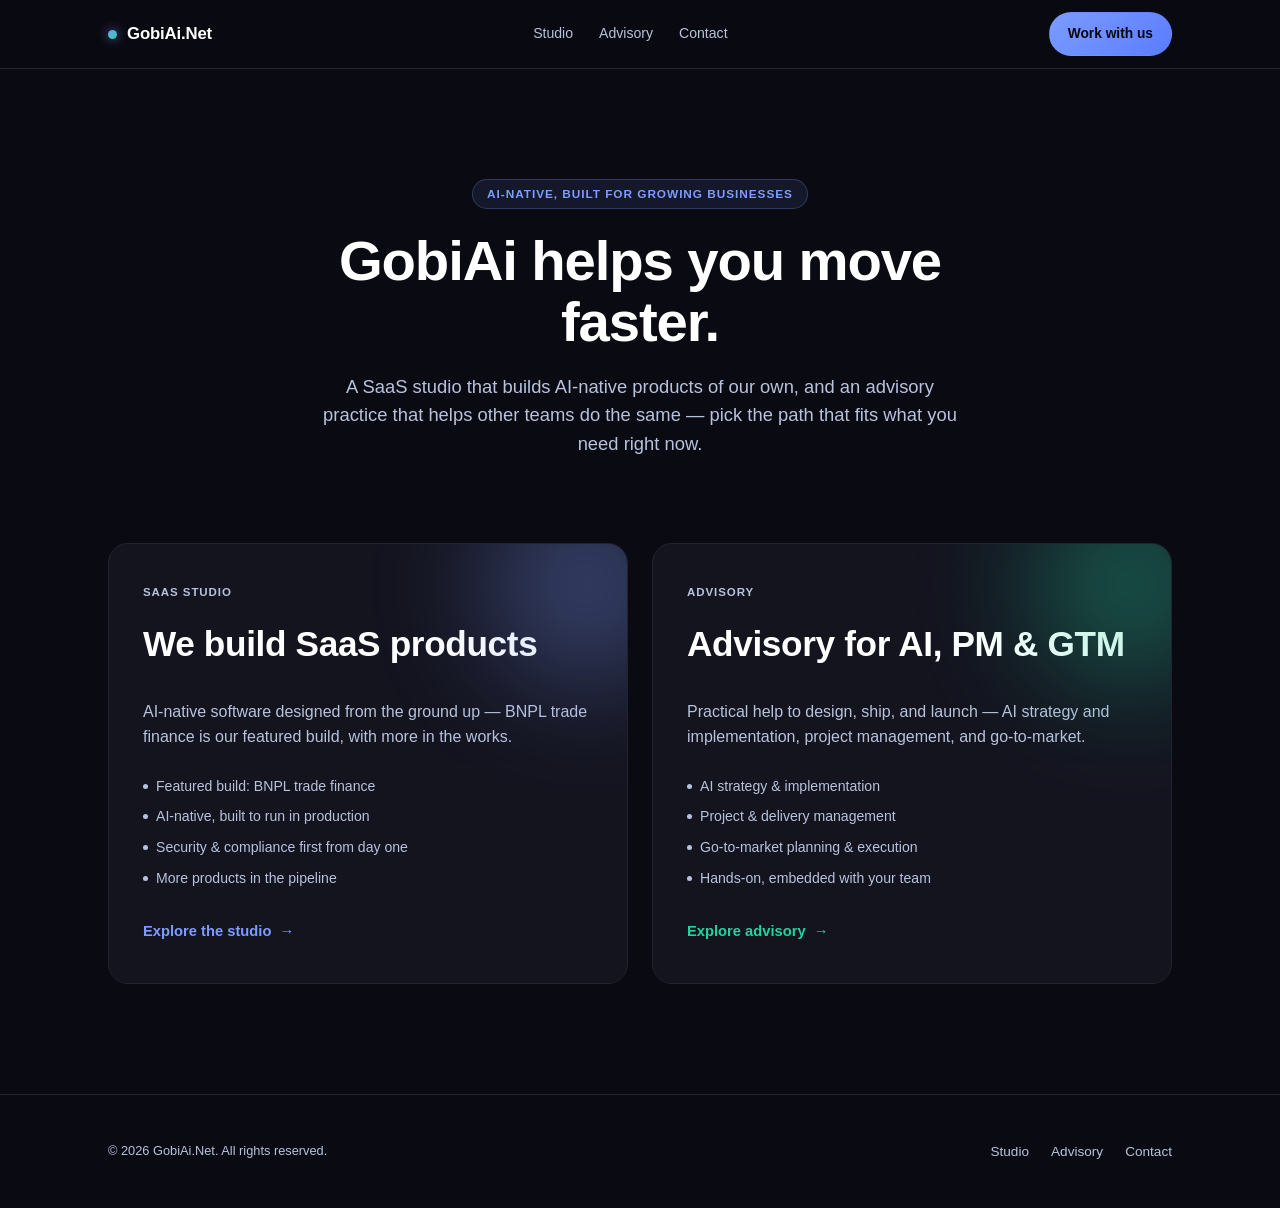
<file: index.html>
<!DOCTYPE html>
<html lang="en">
<head>
<meta charset="UTF-8" />
<meta name="viewport" content="width=device-width, initial-scale=1.0" />
<title>GobiAi.Net — SaaS Studio &amp; Advisory</title>
<meta name="description" content="GobiAi.Net: a SaaS studio building AI-native products (BNPL trade finance is our featured build), plus advisory for AI, project management, and go-to-market." />
<meta name="theme-color" content="#0a0a12" />
<link rel="stylesheet" href="/assets/style.css" />
</head>
<body>

<header class="site">
  <div class="wrap">
    <a class="brand" href="/">
      <span class="dot"></span>
      GobiAi.Net
    </a>
    <nav class="primary">
      <a class="navlink" href="/studio/">Studio</a>
      <a class="navlink" href="/advisory/">Advisory</a>
      <a class="navlink" href="/studio/#contact">Contact</a>
    </nav>
    <div class="nav-actions">
      <a class="btn btn-primary" href="/studio/#contact">Work with us</a>
    </div>
  </div>
</header>

<section class="chooser-hero">
  <div class="wrap">
    <span class="eyebrow">AI-native, built for growing businesses</span>
    <h1>GobiAi helps you move faster.</h1>
    <p class="lead">A SaaS studio that builds AI-native products of our own, and an advisory practice that helps other teams do the same — pick the path that fits what you need right now.</p>
  </div>
</section>

<section class="paths">
  <div class="wrap">
    <div class="path-grid">

      <a class="path-card bnpl" href="/studio/">
        <div class="glow"></div>
        <div class="kicker">SaaS Studio</div>
        <h2>We build SaaS products</h2>
        <p class="desc">AI-native software designed from the ground up — BNPL trade finance is our featured build, with more in the works.</p>
        <ul class="mini">
          <li>Featured build: BNPL trade finance</li>
          <li>AI-native, built to run in production</li>
          <li>Security &amp; compliance first from day one</li>
          <li>More products in the pipeline</li>
        </ul>
        <span class="go">Explore the studio <span class="arrow">→</span></span>
      </a>

      <a class="path-card consulting" href="/advisory/">
        <div class="glow"></div>
        <div class="kicker">Advisory</div>
        <h2>Advisory for AI, PM &amp; GTM</h2>
        <p class="desc">Practical help to design, ship, and launch — AI strategy and implementation, project management, and go-to-market.</p>
        <ul class="mini">
          <li>AI strategy &amp; implementation</li>
          <li>Project &amp; delivery management</li>
          <li>Go-to-market planning &amp; execution</li>
          <li>Hands-on, embedded with your team</li>
        </ul>
        <span class="go">Explore advisory <span class="arrow">→</span></span>
      </a>

    </div>
  </div>
</section>

<footer class="site">
  <div class="wrap">
    <div class="copy">© <span id="year"></span> GobiAi.Net. All rights reserved.</div>
    <div class="foot-links">
      <a href="/studio/">Studio</a>
      <a href="/advisory/">Advisory</a>
      <a href="/studio/#contact">Contact</a>
    </div>
  </div>
</footer>

<script>document.getElementById("year").textContent = new Date().getFullYear();</script>
</body>
</html>
</file>
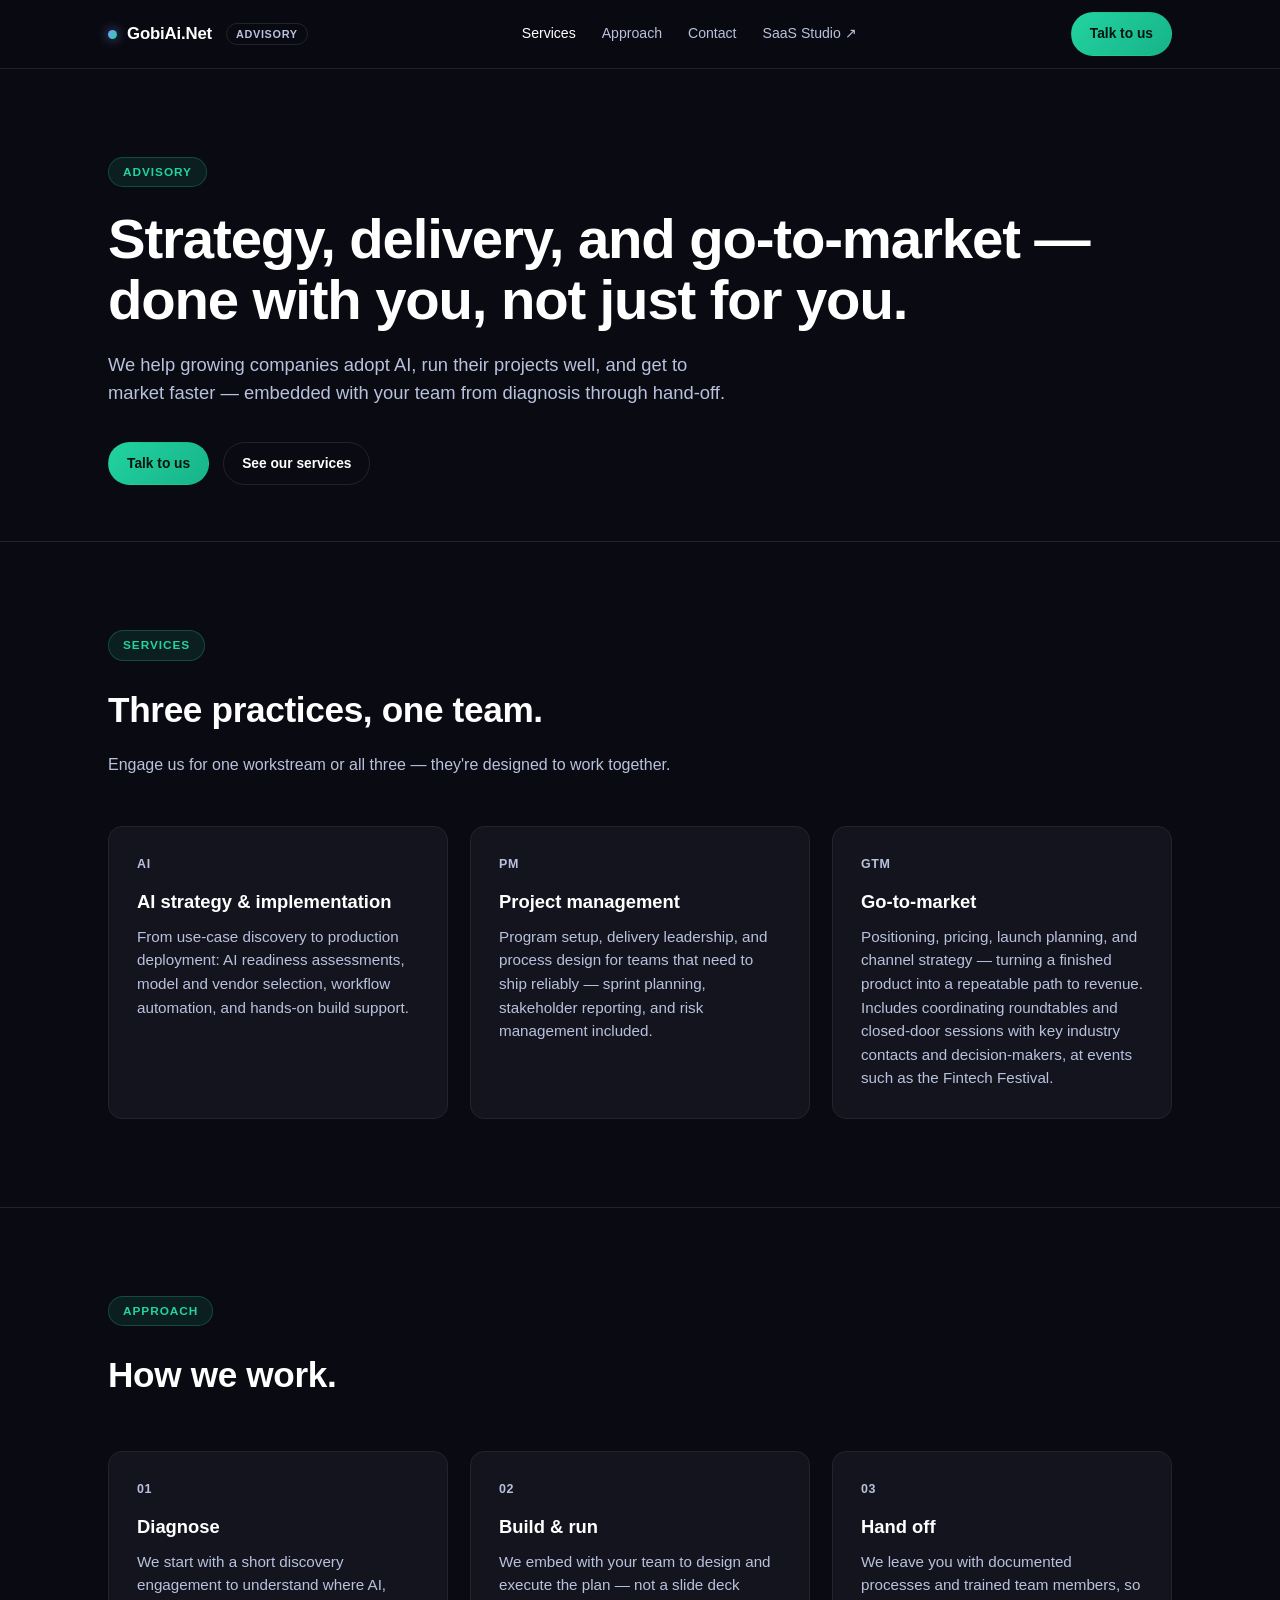
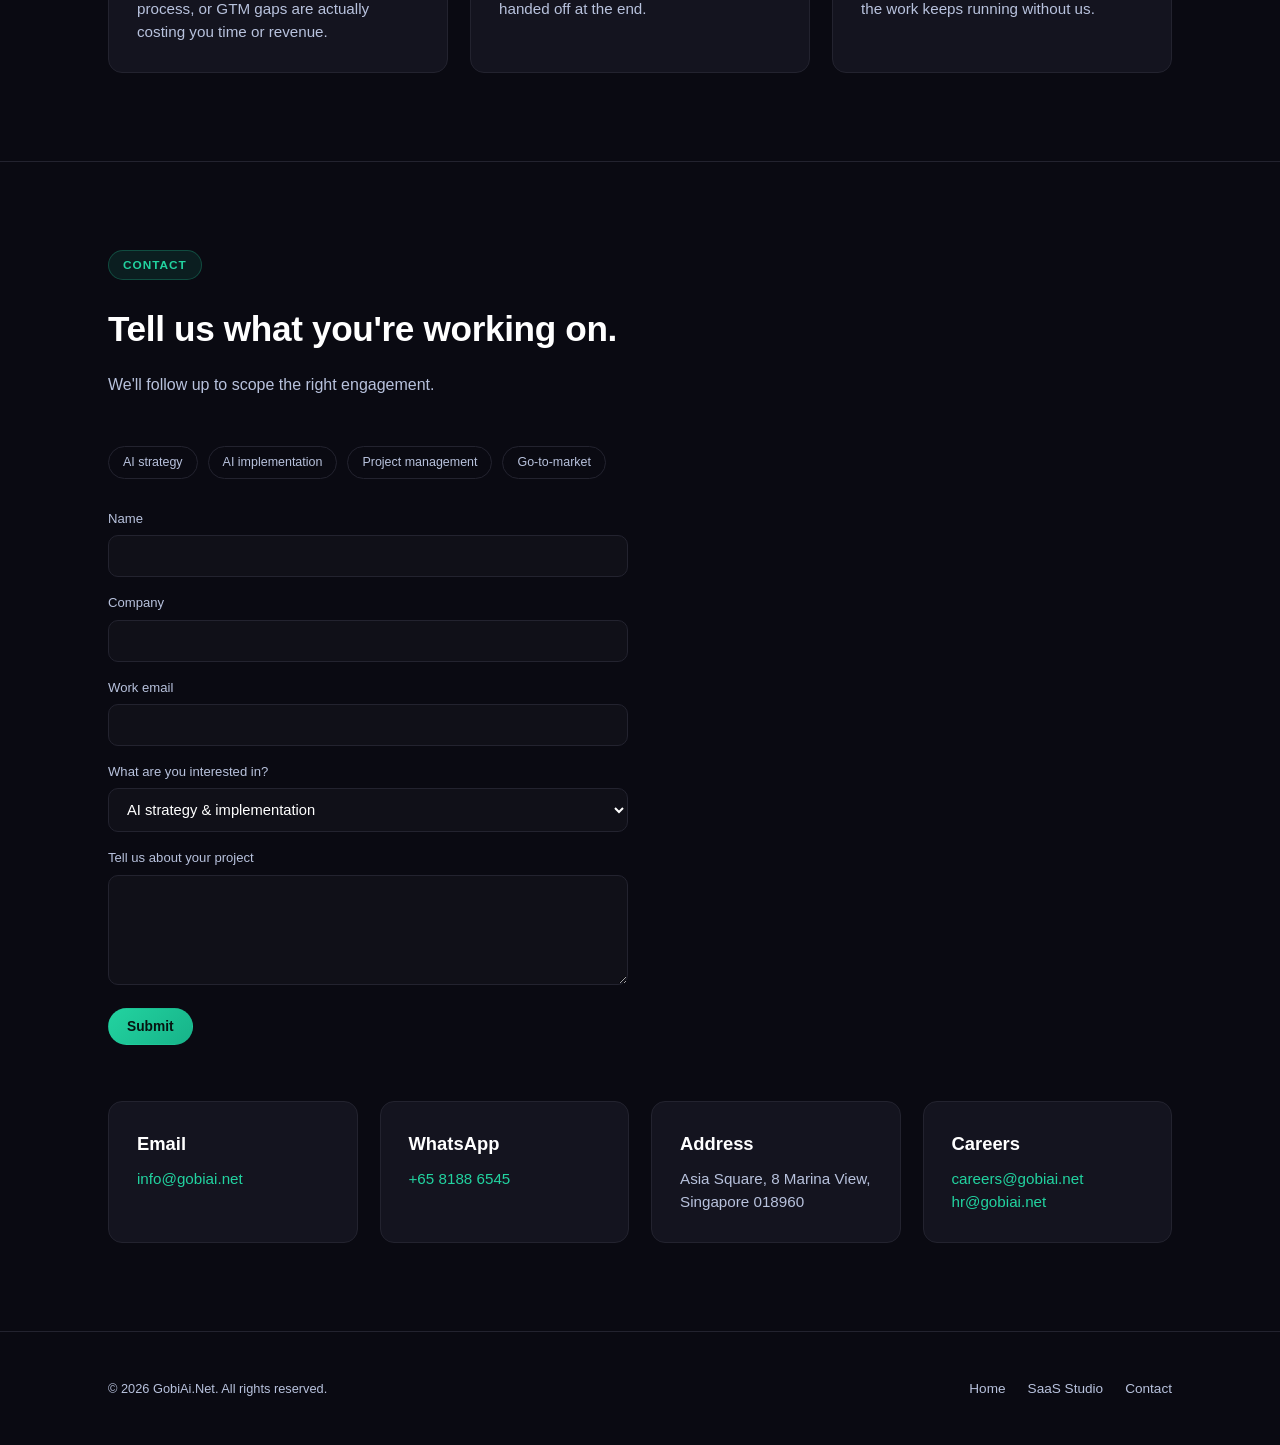
<file: advisory/index.html>
<!DOCTYPE html>
<html lang="en">
<head>
<meta charset="UTF-8" />
<meta name="viewport" content="width=device-width, initial-scale=1.0" />
<title>GobiAi Advisory — AI, Project Management &amp; GTM</title>
<meta name="description" content="GobiAi Advisory: hands-on advisory for AI strategy and implementation, project management, and go-to-market." />
<meta name="theme-color" content="#0a0a12" />
<link rel="stylesheet" href="/assets/style.css" />
</head>
<body>

<header class="site">
  <div class="wrap">
    <a class="brand" href="/">
      <span class="dot"></span>
      GobiAi.Net
      <span class="sub">Advisory</span>
    </a>
    <nav class="primary">
      <a class="navlink current" href="#services">Services</a>
      <a class="navlink" href="#approach">Approach</a>
      <a class="navlink" href="#contact">Contact</a>
      <a class="navlink" href="/studio/">SaaS Studio ↗</a>
    </nav>
    <div class="nav-actions">
      <a class="btn btn-consulting" href="#contact">Talk to us</a>
    </div>
  </div>
</header>

<section id="hero" style="padding-bottom:56px;">
  <div class="wrap">
    <span class="eyebrow green">Advisory</span>
    <h1>Strategy, delivery, and go-to-market — done with you, not just for you.</h1>
    <p class="lead">We help growing companies adopt AI, run their projects well, and get to market faster — embedded with your team from diagnosis through hand-off.</p>
    <div class="cta-row">
      <a class="btn btn-consulting" href="#contact">Talk to us</a>
      <a class="btn btn-ghost" href="#services">See our services</a>
    </div>
  </div>
</section>

<section id="services">
  <div class="wrap">
    <div class="section-head">
      <span class="eyebrow green">Services</span>
      <h2>Three practices, one team.</h2>
      <p>Engage us for one workstream or all three — they're designed to work together.</p>
    </div>
    <div class="grid grid-3">
      <div class="card">
        <div class="num">AI</div>
        <h3>AI strategy &amp; implementation</h3>
        <p>From use-case discovery to production deployment: AI readiness assessments, model and vendor selection, workflow automation, and hands-on build support.</p>
      </div>
      <div class="card">
        <div class="num">PM</div>
        <h3>Project management</h3>
        <p>Program setup, delivery leadership, and process design for teams that need to ship reliably — sprint planning, stakeholder reporting, and risk management included.</p>
      </div>
      <div class="card">
        <div class="num">GTM</div>
        <h3>Go-to-market</h3>
        <p>Positioning, pricing, launch planning, and channel strategy — turning a finished product into a repeatable path to revenue. Includes coordinating roundtables and closed-door sessions with key industry contacts and decision-makers, at events such as the Fintech Festival.</p>
      </div>
    </div>
  </div>
</section>

<section id="approach">
  <div class="wrap">
    <div class="section-head">
      <span class="eyebrow green">Approach</span>
      <h2>How we work.</h2>
    </div>
    <div class="grid grid-3">
      <div class="card">
        <div class="num">01</div>
        <h3>Diagnose</h3>
        <p>We start with a short discovery engagement to understand where AI, process, or GTM gaps are actually costing you time or revenue.</p>
      </div>
      <div class="card">
        <div class="num">02</div>
        <h3>Build &amp; run</h3>
        <p>We embed with your team to design and execute the plan — not a slide deck handed off at the end.</p>
      </div>
      <div class="card">
        <div class="num">03</div>
        <h3>Hand off</h3>
        <p>We leave you with documented processes and trained team members, so the work keeps running without us.</p>
      </div>
    </div>
  </div>
</section>

<section id="contact">
  <div class="wrap">
    <div class="section-head">
      <span class="eyebrow green">Contact</span>
      <h2>Tell us what you're working on.</h2>
      <p>We'll follow up to scope the right engagement.</p>
    </div>

    <div class="pill-row">
      <span class="pill">AI strategy</span>
      <span class="pill">AI implementation</span>
      <span class="pill">Project management</span>
      <span class="pill">Go-to-market</span>
    </div>
    <form class="contact" onsubmit="event.preventDefault(); alert('Thanks — we will be in touch shortly.');">
      <div>
        <label for="name">Name</label>
        <input id="name" type="text" required />
      </div>
      <div>
        <label for="company">Company</label>
        <input id="company" type="text" required />
      </div>
      <div>
        <label for="email">Work email</label>
        <input id="email" type="email" required />
      </div>
      <div>
        <label for="interest">What are you interested in?</label>
        <select id="interest">
          <option>AI strategy &amp; implementation</option>
          <option>Project management</option>
          <option>Go-to-market</option>
          <option>Not sure yet</option>
        </select>
      </div>
      <div>
        <label for="message">Tell us about your project</label>
        <textarea id="message"></textarea>
      </div>
      <button class="btn btn-consulting" type="submit" style="justify-self:start;">Submit</button>
    </form>

    <div class="grid grid-4" style="margin-top:56px;">
      <div class="card">
        <h3>Email</h3>
        <p><a href="mailto:info@gobiai.net" style="color:var(--accent-2);">info@gobiai.net</a></p>
      </div>
      <div class="card">
        <h3>WhatsApp</h3>
        <p><a href="https://wa.me/6581886545" style="color:var(--accent-2);">+65 8188 6545</a></p>
      </div>
      <div class="card">
        <h3>Address</h3>
        <p>Asia Square, 8 Marina View, Singapore 018960</p>
      </div>
      <div class="card">
        <h3>Careers</h3>
        <p><a href="mailto:careers@gobiai.net" style="color:var(--accent-2);">careers@gobiai.net</a><br />
        <a href="mailto:hr@gobiai.net" style="color:var(--accent-2);">hr@gobiai.net</a></p>
      </div>
    </div>
  </div>
</section>

<footer class="site">
  <div class="wrap">
    <div class="copy">© <span id="year"></span> GobiAi.Net. All rights reserved.</div>
    <div class="foot-links">
      <a href="/">Home</a>
      <a href="/studio/">SaaS Studio</a>
      <a href="#contact">Contact</a>
    </div>
  </div>
</footer>

<script>document.getElementById("year").textContent = new Date().getFullYear();</script>
</body>
</html>
</file>
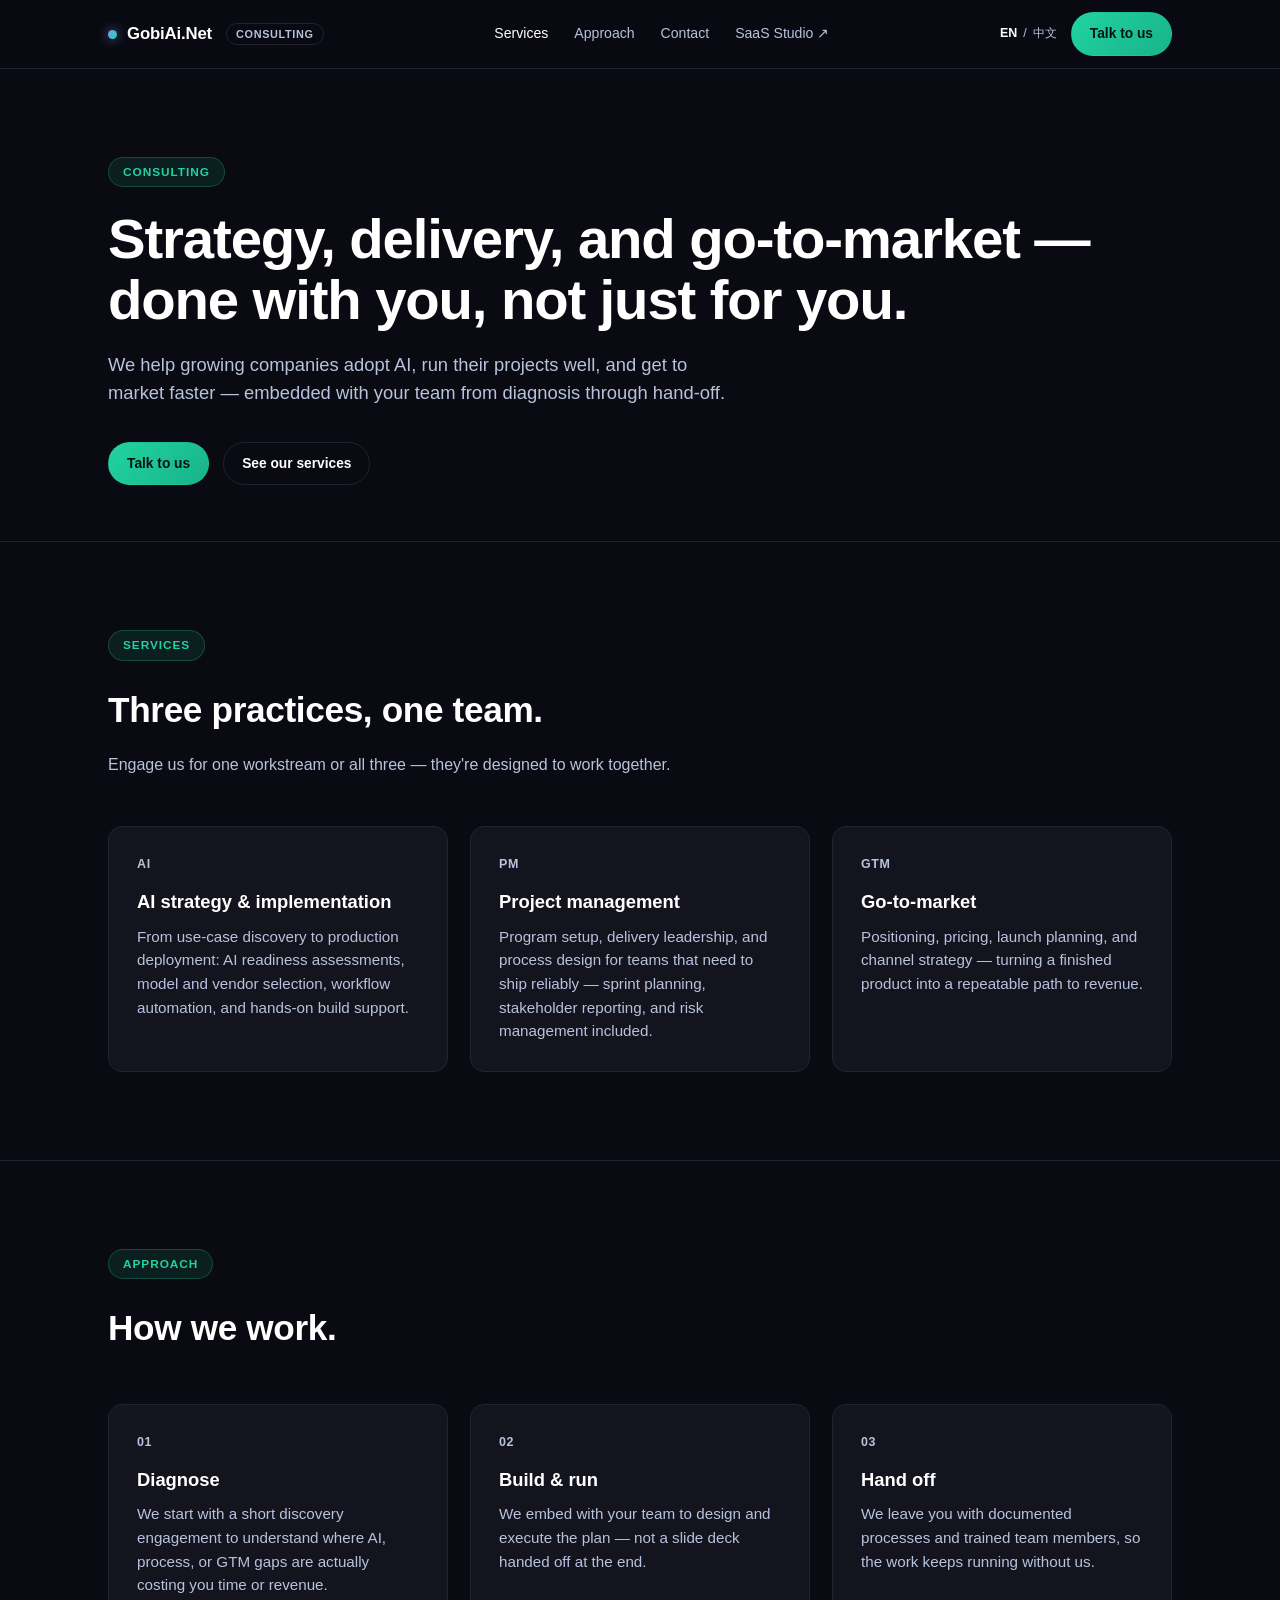
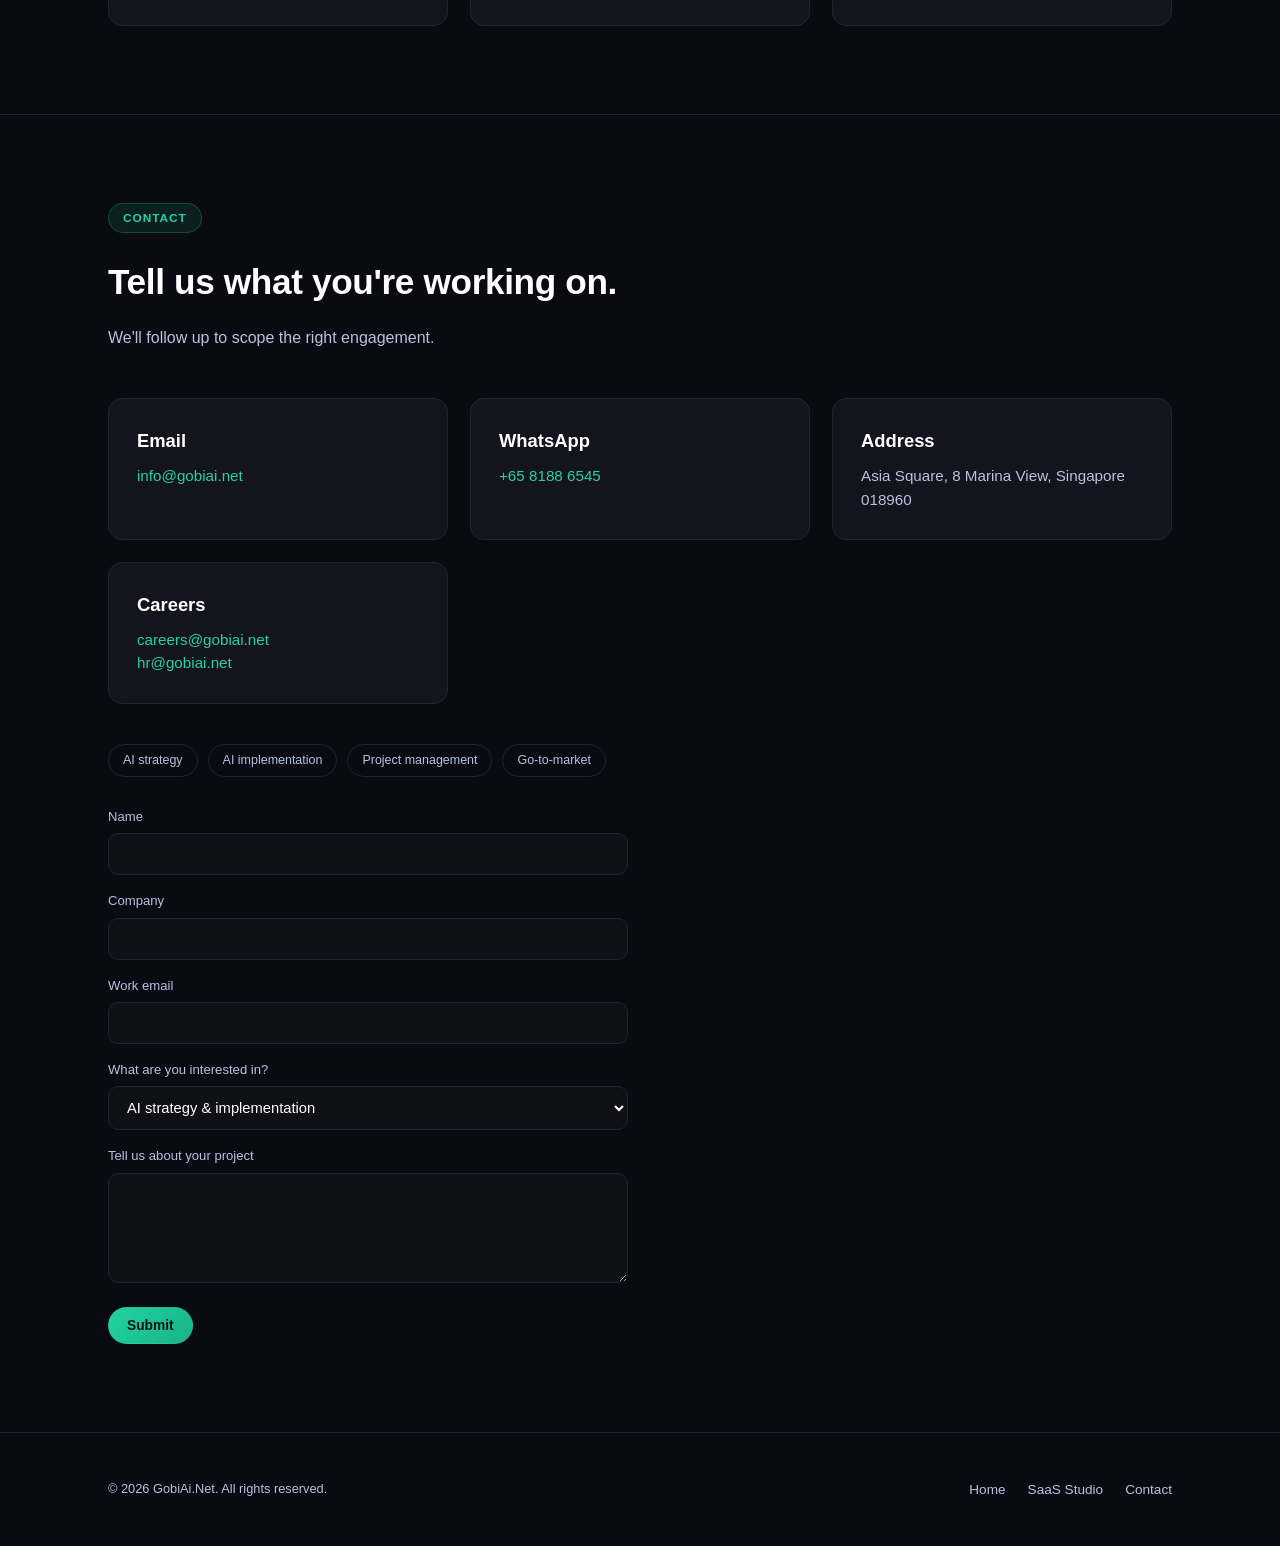
<file: consulting/index.html>
<!DOCTYPE html>
<html lang="en">
<head>
<meta charset="UTF-8" />
<meta name="viewport" content="width=device-width, initial-scale=1.0" />
<title>GobiAi Consulting — AI, Project Management &amp; GTM</title>
<meta name="description" content="GobiAi Consulting: hands-on consulting for AI strategy and implementation, project management, and go-to-market." />
<meta name="theme-color" content="#0a0a12" />
<link rel="stylesheet" href="/assets/style.css" />
</head>
<body>

<header class="site">
  <div class="wrap">
    <a class="brand" href="/">
      <span class="dot"></span>
      GobiAi.Net
      <span class="sub">Consulting</span>
    </a>
    <nav class="primary">
      <a class="navlink current" href="#services">Services</a>
      <a class="navlink" href="#approach">Approach</a>
      <a class="navlink" href="#contact">Contact</a>
      <a class="navlink" href="/studio/">SaaS Studio ↗</a>
    </nav>
    <div class="nav-actions">
      <div class="lang-toggle"><span class="on">EN</span><span>/</span><span>中文</span></div>
      <a class="btn btn-consulting" href="#contact">Talk to us</a>
    </div>
  </div>
</header>

<section id="hero" style="padding-bottom:56px;">
  <div class="wrap">
    <span class="eyebrow green">Consulting</span>
    <h1>Strategy, delivery, and go-to-market — done with you, not just for you.</h1>
    <p class="lead">We help growing companies adopt AI, run their projects well, and get to market faster — embedded with your team from diagnosis through hand-off.</p>
    <div class="cta-row">
      <a class="btn btn-consulting" href="#contact">Talk to us</a>
      <a class="btn btn-ghost" href="#services">See our services</a>
    </div>
  </div>
</section>

<section id="services">
  <div class="wrap">
    <div class="section-head">
      <span class="eyebrow green">Services</span>
      <h2>Three practices, one team.</h2>
      <p>Engage us for one workstream or all three — they're designed to work together.</p>
    </div>
    <div class="grid grid-3">
      <div class="card">
        <div class="num">AI</div>
        <h3>AI strategy &amp; implementation</h3>
        <p>From use-case discovery to production deployment: AI readiness assessments, model and vendor selection, workflow automation, and hands-on build support.</p>
      </div>
      <div class="card">
        <div class="num">PM</div>
        <h3>Project management</h3>
        <p>Program setup, delivery leadership, and process design for teams that need to ship reliably — sprint planning, stakeholder reporting, and risk management included.</p>
      </div>
      <div class="card">
        <div class="num">GTM</div>
        <h3>Go-to-market</h3>
        <p>Positioning, pricing, launch planning, and channel strategy — turning a finished product into a repeatable path to revenue.</p>
      </div>
    </div>
  </div>
</section>

<section id="approach">
  <div class="wrap">
    <div class="section-head">
      <span class="eyebrow green">Approach</span>
      <h2>How we work.</h2>
    </div>
    <div class="grid grid-3">
      <div class="card">
        <div class="num">01</div>
        <h3>Diagnose</h3>
        <p>We start with a short discovery engagement to understand where AI, process, or GTM gaps are actually costing you time or revenue.</p>
      </div>
      <div class="card">
        <div class="num">02</div>
        <h3>Build &amp; run</h3>
        <p>We embed with your team to design and execute the plan — not a slide deck handed off at the end.</p>
      </div>
      <div class="card">
        <div class="num">03</div>
        <h3>Hand off</h3>
        <p>We leave you with documented processes and trained team members, so the work keeps running without us.</p>
      </div>
    </div>
  </div>
</section>

<section id="contact">
  <div class="wrap">
    <div class="section-head">
      <span class="eyebrow green">Contact</span>
      <h2>Tell us what you're working on.</h2>
      <p>We'll follow up to scope the right engagement.</p>
    </div>

    <div class="grid grid-3" style="margin-bottom:40px;">
      <div class="card">
        <h3>Email</h3>
        <p><a href="mailto:info@gobiai.net" style="color:var(--accent-2);">info@gobiai.net</a></p>
      </div>
      <div class="card">
        <h3>WhatsApp</h3>
        <p><a href="https://wa.me/6581886545" style="color:var(--accent-2);">+65 8188 6545</a></p>
      </div>
      <div class="card">
        <h3>Address</h3>
        <p>Asia Square, 8 Marina View, Singapore 018960</p>
      </div>
      <div class="card">
        <h3>Careers</h3>
        <p><a href="mailto:careers@gobiai.net" style="color:var(--accent-2);">careers@gobiai.net</a><br />
        <a href="mailto:hr@gobiai.net" style="color:var(--accent-2);">hr@gobiai.net</a></p>
      </div>
    </div>

    <div class="pill-row">
      <span class="pill">AI strategy</span>
      <span class="pill">AI implementation</span>
      <span class="pill">Project management</span>
      <span class="pill">Go-to-market</span>
    </div>
    <form class="contact" onsubmit="event.preventDefault(); alert('Thanks — we will be in touch shortly.');">
      <div>
        <label for="name">Name</label>
        <input id="name" type="text" required />
      </div>
      <div>
        <label for="company">Company</label>
        <input id="company" type="text" required />
      </div>
      <div>
        <label for="email">Work email</label>
        <input id="email" type="email" required />
      </div>
      <div>
        <label for="interest">What are you interested in?</label>
        <select id="interest">
          <option>AI strategy &amp; implementation</option>
          <option>Project management</option>
          <option>Go-to-market</option>
          <option>Not sure yet</option>
        </select>
      </div>
      <div>
        <label for="message">Tell us about your project</label>
        <textarea id="message"></textarea>
      </div>
      <button class="btn btn-consulting" type="submit" style="justify-self:start;">Submit</button>
    </form>
  </div>
</section>

<footer class="site">
  <div class="wrap">
    <div class="copy">© <span id="year"></span> GobiAi.Net. All rights reserved.</div>
    <div class="foot-links">
      <a href="/">Home</a>
      <a href="/studio/">SaaS Studio</a>
      <a href="#contact">Contact</a>
    </div>
  </div>
</footer>

<script>document.getElementById("year").textContent = new Date().getFullYear();</script>
</body>
</html>
</file>
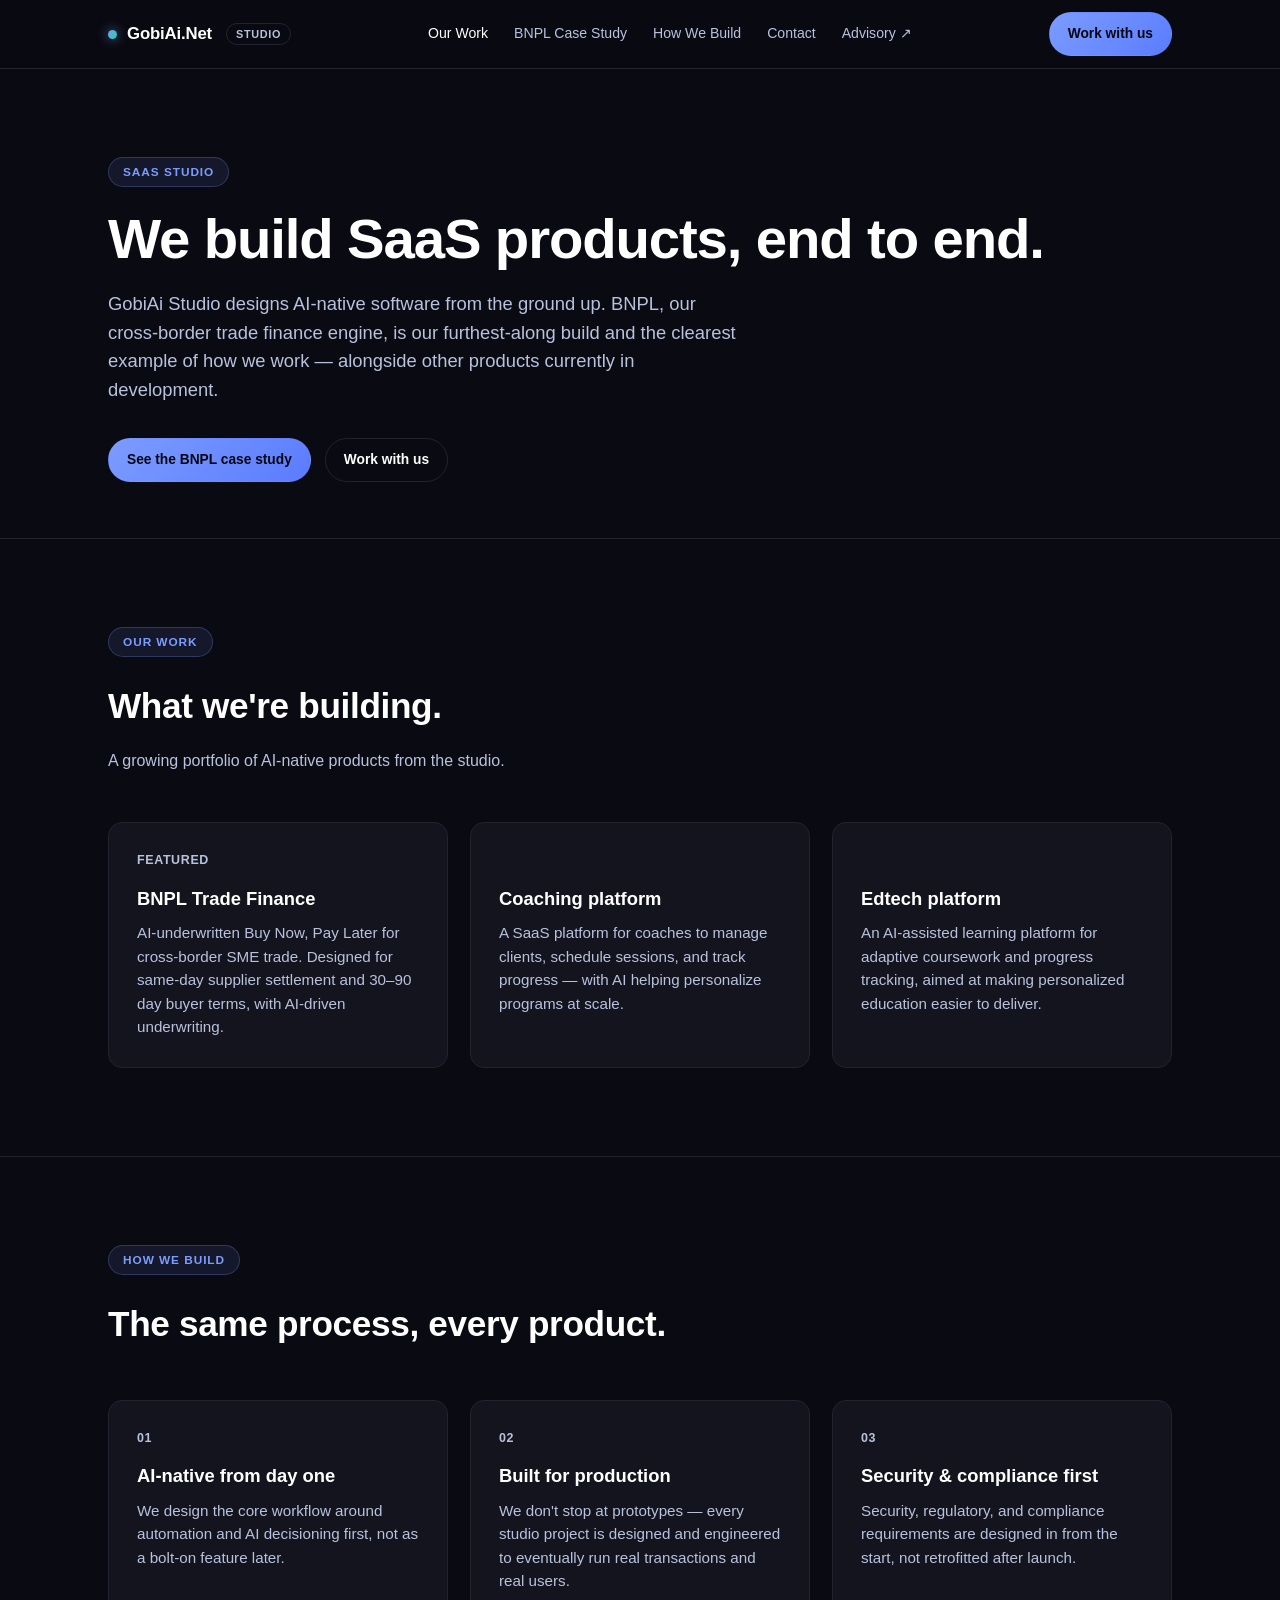
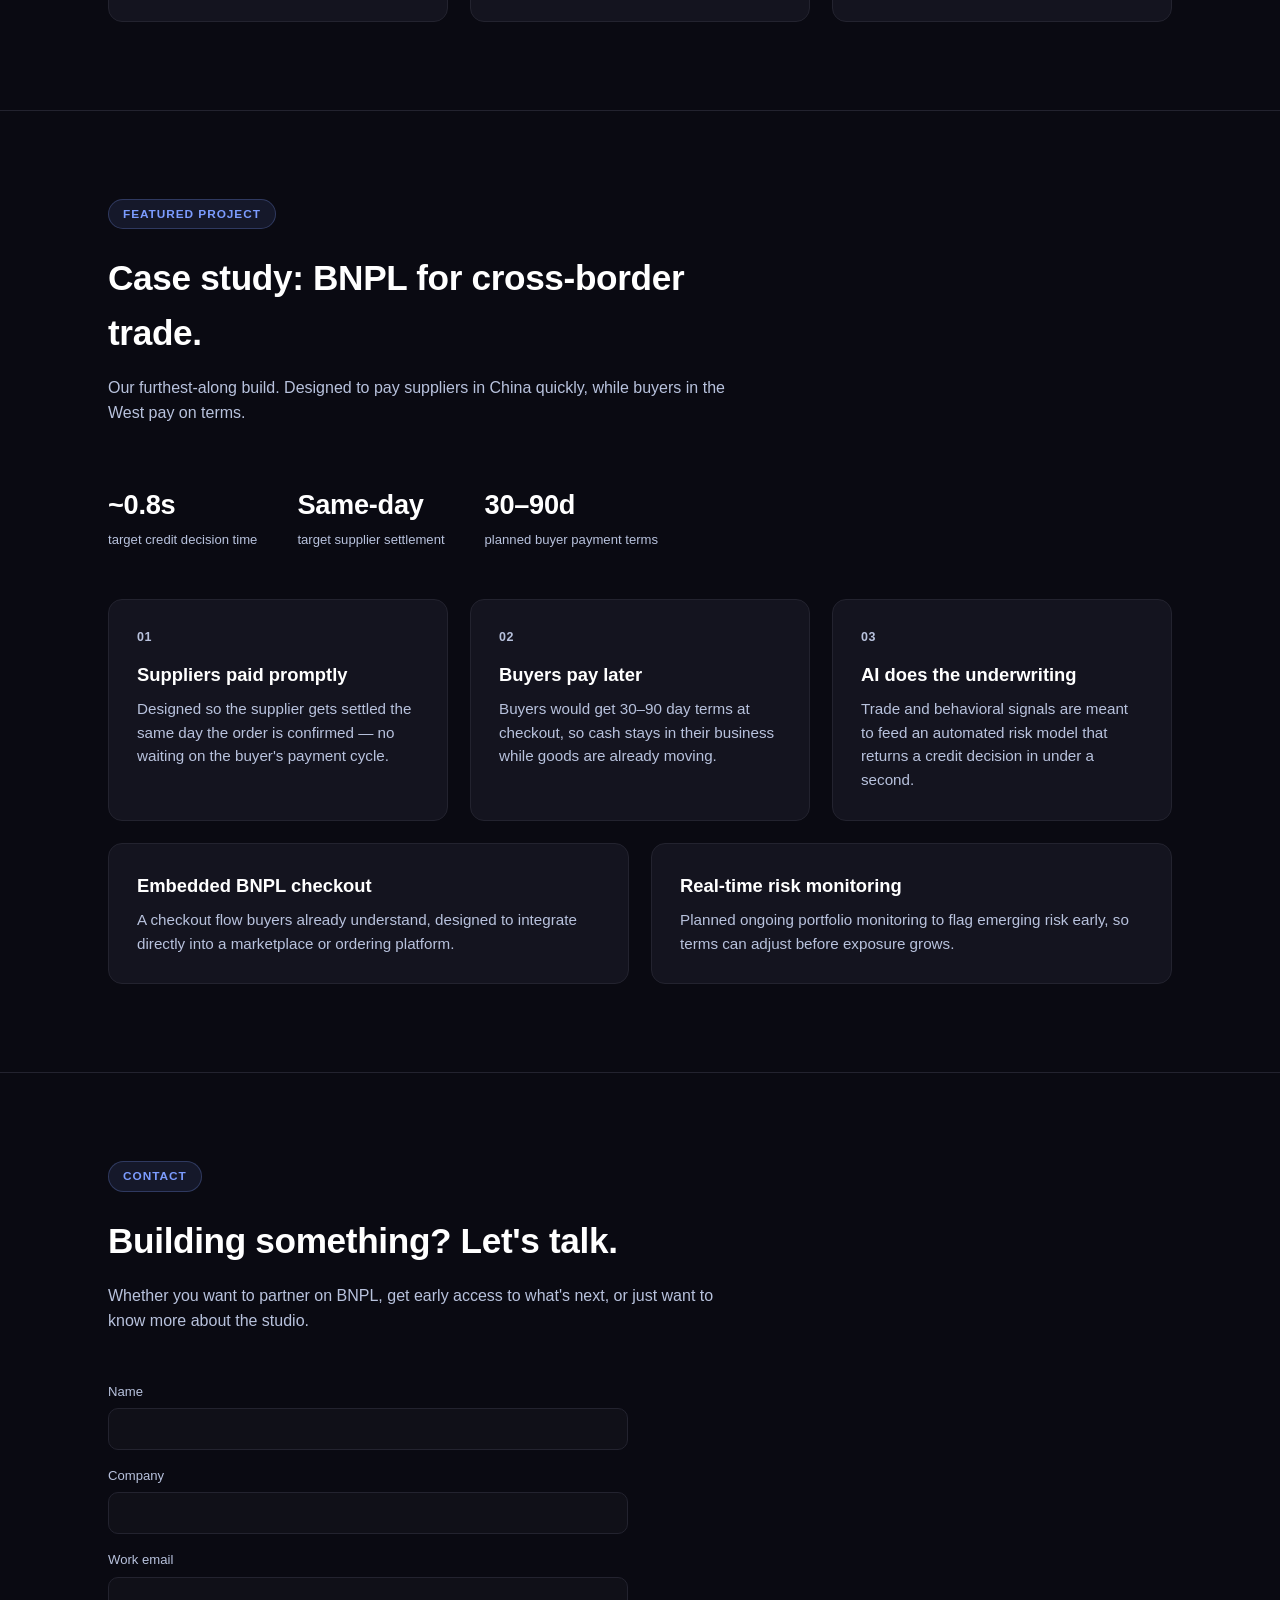
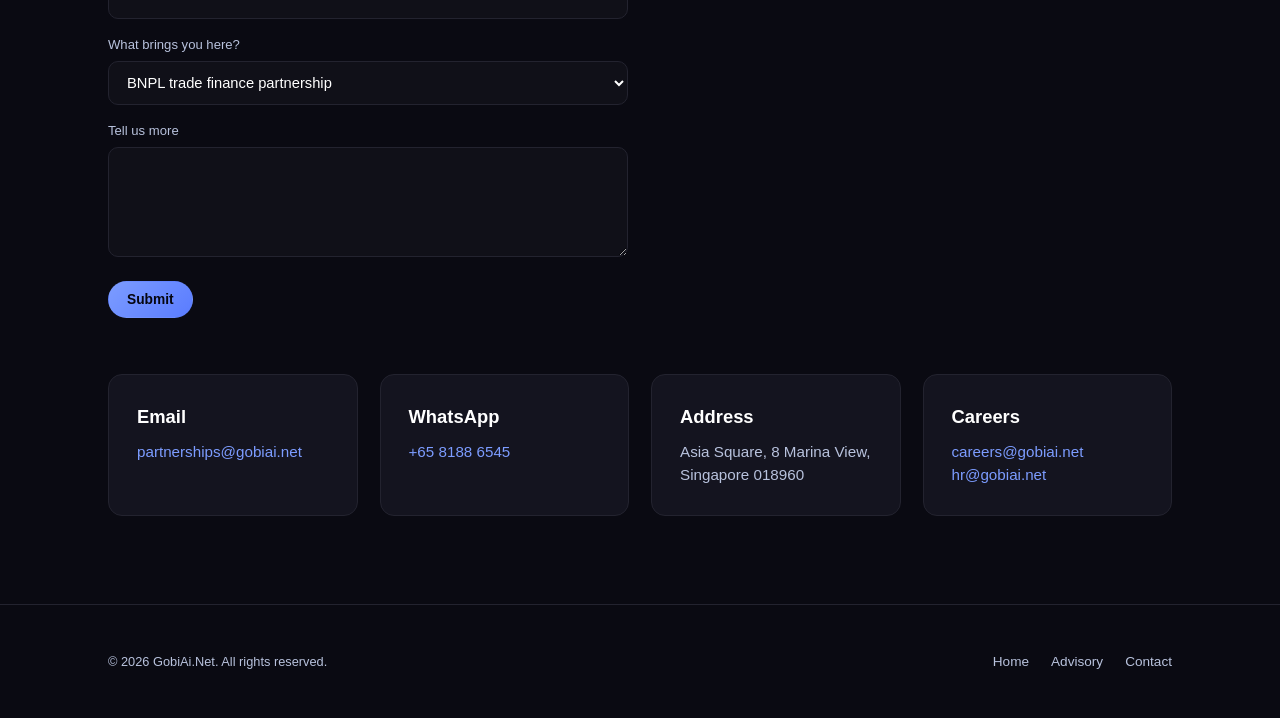
<file: studio/index.html>
<!DOCTYPE html>
<html lang="en">
<head>
<meta charset="UTF-8" />
<meta name="viewport" content="width=device-width, initial-scale=1.0" />
<title>GobiAi Studio — We build SaaS products</title>
<meta name="description" content="GobiAi Studio designs AI-native SaaS products. BNPL trade finance is our featured build — see how we work and what we're building." />
<meta name="theme-color" content="#0a0a12" />
<link rel="stylesheet" href="/assets/style.css" />
</head>
<body>

<header class="site">
  <div class="wrap">
    <a class="brand" href="/">
      <span class="dot"></span>
      GobiAi.Net
      <span class="sub">Studio</span>
    </a>
    <nav class="primary">
      <a class="navlink current" href="#work">Our Work</a>
      <a class="navlink" href="#bnpl">BNPL Case Study</a>
      <a class="navlink" href="#how-we-build">How We Build</a>
      <a class="navlink" href="#contact">Contact</a>
      <a class="navlink" href="/advisory/">Advisory ↗</a>
    </nav>
    <div class="nav-actions">
      <a class="btn btn-primary" href="#contact">Work with us</a>
    </div>
  </div>
</header>

<section id="hero" style="padding-bottom:56px;">
  <div class="wrap">
    <span class="eyebrow">SaaS studio</span>
    <h1>We build SaaS products, end to end.</h1>
    <p class="lead">GobiAi Studio designs AI-native software from the ground up. BNPL, our cross-border trade finance engine, is our furthest-along build and the clearest example of how we work — alongside other products currently in development.</p>
    <div class="cta-row">
      <a class="btn btn-primary" href="#bnpl">See the BNPL case study</a>
      <a class="btn btn-ghost" href="#contact">Work with us</a>
    </div>
  </div>
</section>

<section id="work">
  <div class="wrap">
    <div class="section-head">
      <span class="eyebrow">Our work</span>
      <h2>What we're building.</h2>
      <p>A growing portfolio of AI-native products from the studio.</p>
    </div>
    <div class="grid grid-3">

      <a class="card" href="#bnpl" style="display:block;">
        <div class="num">FEATURED</div>
        <h3>BNPL Trade Finance</h3>
        <p>AI-underwritten Buy Now, Pay Later for cross-border SME trade. Designed for same-day supplier settlement and 30–90 day buyer terms, with AI-driven underwriting.</p>
      </a>

      <div class="card">
        <div class="num">&nbsp;</div>
        <h3>Coaching platform</h3>
        <p>A SaaS platform for coaches to manage clients, schedule sessions, and track progress — with AI helping personalize programs at scale.</p>
      </div>

      <div class="card">
        <div class="num">&nbsp;</div>
        <h3>Edtech platform</h3>
        <p>An AI-assisted learning platform for adaptive coursework and progress tracking, aimed at making personalized education easier to deliver.</p>
      </div>

    </div>
  </div>
</section>

<section id="how-we-build">
  <div class="wrap">
    <div class="section-head">
      <span class="eyebrow">How we build</span>
      <h2>The same process, every product.</h2>
    </div>
    <div class="grid grid-3">
      <div class="card">
        <div class="num">01</div>
        <h3>AI-native from day one</h3>
        <p>We design the core workflow around automation and AI decisioning first, not as a bolt-on feature later.</p>
      </div>
      <div class="card">
        <div class="num">02</div>
        <h3>Built for production</h3>
        <p>We don't stop at prototypes — every studio project is designed and engineered to eventually run real transactions and real users.</p>
      </div>
      <div class="card">
        <div class="num">03</div>
        <h3>Security &amp; compliance first</h3>
        <p>Security, regulatory, and compliance requirements are designed in from the start, not retrofitted after launch.</p>
      </div>
    </div>
  </div>
</section>

<section id="bnpl">
  <div class="wrap">
    <div class="section-head">
      <span class="eyebrow">Featured project</span>
      <h2>Case study: BNPL for cross-border trade.</h2>
      <p>Our furthest-along build. Designed to pay suppliers in China quickly, while buyers in the West pay on terms.</p>
    </div>

    <div style="margin-bottom:48px;" class="stat-strip">
      <div class="stat"><div class="val">~0.8s</div><div class="label">target credit decision time</div></div>
      <div class="stat"><div class="val">Same-day</div><div class="label">target supplier settlement</div></div>
      <div class="stat"><div class="val">30–90d</div><div class="label">planned buyer payment terms</div></div>
    </div>

    <div class="grid grid-3">
      <div class="card">
        <div class="num">01</div>
        <h3>Suppliers paid promptly</h3>
        <p>Designed so the supplier gets settled the same day the order is confirmed — no waiting on the buyer's payment cycle.</p>
      </div>
      <div class="card">
        <div class="num">02</div>
        <h3>Buyers pay later</h3>
        <p>Buyers would get 30–90 day terms at checkout, so cash stays in their business while goods are already moving.</p>
      </div>
      <div class="card">
        <div class="num">03</div>
        <h3>AI does the underwriting</h3>
        <p>Trade and behavioral signals are meant to feed an automated risk model that returns a credit decision in under a second.</p>
      </div>
    </div>

    <div class="grid grid-2" style="margin-top:22px;">
      <div class="card">
        <h3>Embedded BNPL checkout</h3>
        <p>A checkout flow buyers already understand, designed to integrate directly into a marketplace or ordering platform.</p>
      </div>
      <div class="card">
        <h3>Real-time risk monitoring</h3>
        <p>Planned ongoing portfolio monitoring to flag emerging risk early, so terms can adjust before exposure grows.</p>
      </div>
    </div>
  </div>
</section>

<section id="contact">
  <div class="wrap">
    <div class="section-head">
      <span class="eyebrow">Contact</span>
      <h2>Building something? Let's talk.</h2>
      <p>Whether you want to partner on BNPL, get early access to what's next, or just want to know more about the studio.</p>
    </div>

    <form class="contact" onsubmit="event.preventDefault(); alert('Thanks — we will be in touch shortly.');">
      <div>
        <label for="name">Name</label>
        <input id="name" type="text" required />
      </div>
      <div>
        <label for="company">Company</label>
        <input id="company" type="text" required />
      </div>
      <div>
        <label for="email">Work email</label>
        <input id="email" type="email" required />
      </div>
      <div>
        <label for="interest">What brings you here?</label>
        <select id="interest">
          <option>BNPL trade finance partnership</option>
          <option>Early access to a new project</option>
          <option>Just curious about the studio</option>
        </select>
      </div>
      <div>
        <label for="message">Tell us more</label>
        <textarea id="message"></textarea>
      </div>
      <button class="btn btn-primary" type="submit" style="justify-self:start;">Submit</button>
    </form>

    <div class="grid grid-4" style="margin-top:56px;">
      <div class="card">
        <h3>Email</h3>
        <p><a href="mailto:partnerships@gobiai.net" style="color:var(--accent);">partnerships@gobiai.net</a></p>
      </div>
      <div class="card">
        <h3>WhatsApp</h3>
        <p><a href="https://wa.me/6581886545" style="color:var(--accent);">+65 8188 6545</a></p>
      </div>
      <div class="card">
        <h3>Address</h3>
        <p>Asia Square, 8 Marina View, Singapore 018960</p>
      </div>
      <div class="card">
        <h3>Careers</h3>
        <p><a href="mailto:careers@gobiai.net" style="color:var(--accent);">careers@gobiai.net</a><br />
        <a href="mailto:hr@gobiai.net" style="color:var(--accent);">hr@gobiai.net</a></p>
      </div>
    </div>
  </div>
</section>

<footer class="site">
  <div class="wrap">
    <div class="copy">© <span id="year"></span> GobiAi.Net. All rights reserved.</div>
    <div class="foot-links">
      <a href="/">Home</a>
      <a href="/advisory/">Advisory</a>
      <a href="#contact">Contact</a>
    </div>
  </div>
</footer>

<script>document.getElementById("year").textContent = new Date().getFullYear();</script>
</body>
</html>
</file>
<file: assets/style.css>
/* GobiAi.Net — shared styles */
:root {
  --bg: #0a0a12;
  --bg-alt: #101018;
  --card: #14141f;
  --border: #23232f;
  --text: #ffffff;
  --text-dim: #b8c2dd;
  --accent: #7c9cff;
  --accent-2: #22d3a0;
  --accent-warm: #ffb977;
  --radius: 14px;
  --maxw: 1120px;
  font-size: 16px;
}

* { box-sizing: border-box; }
html { scroll-behavior: smooth; }
body {
  margin: 0;
  background: var(--bg);
  color: var(--text);
  font-family: "Inter", -apple-system, BlinkMacSystemFont, "Segoe UI", Roboto, Helvetica, Arial, sans-serif;
  line-height: 1.55;
  -webkit-font-smoothing: antialiased;
}

a { color: inherit; text-decoration: none; }
img { max-width: 100%; display: block; }

.wrap {
  max-width: var(--maxw);
  margin: 0 auto;
  padding: 0 28px;
}

/* Header / nav */
header.site {
  position: sticky;
  top: 0;
  z-index: 50;
  background: rgba(10, 10, 18, 0.85);
  backdrop-filter: blur(10px);
  border-bottom: 1px solid var(--border);
}
header.site .wrap {
  display: flex;
  align-items: center;
  justify-content: space-between;
  height: 68px;
}
.brand {
  display: flex;
  align-items: center;
  gap: 10px;
  font-weight: 700;
  font-size: 1.05rem;
  letter-spacing: -0.01em;
}
.brand .dot {
  width: 9px;
  height: 9px;
  border-radius: 50%;
  background: linear-gradient(135deg, var(--accent), var(--accent-2));
  box-shadow: 0 0 12px rgba(124, 156, 255, 0.7);
}
.brand .sub {
  font-size: 0.68rem;
  font-weight: 600;
  color: var(--text-dim);
  border: 1px solid var(--border);
  border-radius: 999px;
  padding: 2px 9px;
  margin-left: 4px;
  text-transform: uppercase;
  letter-spacing: 0.06em;
}

nav.primary {
  display: flex;
  align-items: center;
  gap: 26px;
}
nav.primary a.navlink {
  font-size: 0.88rem;
  color: var(--text-dim);
  transition: color 0.15s ease;
}
nav.primary a.navlink:hover { color: var(--text); }
nav.primary a.navlink.current { color: var(--text); }

.nav-actions { display: flex; align-items: center; gap: 14px; }
.lang-toggle {
  font-size: 0.78rem;
  color: var(--text-dim);
  display: flex;
  gap: 6px;
}
.lang-toggle span { cursor: default; }
.lang-toggle span.on { color: var(--text); font-weight: 600; }

.btn {
  display: inline-flex;
  align-items: center;
  justify-content: center;
  gap: 8px;
  padding: 10px 18px;
  border-radius: 999px;
  font-size: 0.86rem;
  font-weight: 600;
  border: 1px solid transparent;
  cursor: pointer;
  transition: transform 0.15s ease, opacity 0.15s ease;
}
.btn:hover { transform: translateY(-1px); }
.btn-primary {
  background: linear-gradient(135deg, var(--accent), #5a7cff);
  color: #060610;
}
.btn-ghost {
  border-color: var(--border);
  color: var(--text);
  background: transparent;
}
.btn-consulting {
  background: linear-gradient(135deg, var(--accent-2), #17b389);
  color: #061410;
}

/* Hero / sections */
section { padding: 88px 0; border-bottom: 1px solid var(--border); }
section:last-of-type { border-bottom: none; }
.eyebrow {
  display: inline-block;
  font-size: 0.74rem;
  font-weight: 700;
  letter-spacing: 0.08em;
  text-transform: uppercase;
  color: var(--accent);
  background: rgba(124, 156, 255, 0.1);
  border: 1px solid rgba(124, 156, 255, 0.25);
  border-radius: 999px;
  padding: 5px 14px;
  margin-bottom: 22px;
}
.eyebrow.green {
  color: var(--accent-2);
  background: rgba(34, 211, 160, 0.1);
  border-color: rgba(34, 211, 160, 0.25);
}
h1 {
  font-size: clamp(2.2rem, 4.4vw, 3.6rem);
  line-height: 1.08;
  letter-spacing: -0.02em;
  margin: 0 0 20px;
}
h2 {
  font-size: clamp(1.6rem, 3vw, 2.2rem);
  letter-spacing: -0.01em;
  margin: 0 0 14px;
}
h3 { font-size: 1.15rem; margin: 0 0 8px; }
p.lead {
  font-size: 1.15rem;
  color: var(--text-dim);
  max-width: 640px;
  margin: 0 0 34px;
}
.section-head { max-width: 640px; margin-bottom: 48px; }
.section-head p { color: var(--text-dim); }

.cta-row { display: flex; gap: 14px; flex-wrap: wrap; }

.grid {
  display: grid;
  gap: 22px;
}
.grid-3 { grid-template-columns: repeat(3, 1fr); }
.grid-2 { grid-template-columns: repeat(2, 1fr); }
.grid-4 { grid-template-columns: repeat(4, 1fr); }
@media (max-width: 1000px) {
  .grid-4 { grid-template-columns: repeat(2, 1fr); }
}
@media (max-width: 860px) {
  .grid-3, .grid-2 { grid-template-columns: 1fr; }
}
@media (max-width: 560px) {
  .grid-4 { grid-template-columns: 1fr; }
}

.card {
  background: var(--card);
  border: 1px solid var(--border);
  border-radius: var(--radius);
  padding: 28px;
}
.card .num {
  font-size: 0.78rem;
  font-weight: 700;
  color: var(--text-dim);
  margin-bottom: 14px;
  letter-spacing: 0.05em;
}
.card p { color: var(--text-dim); margin: 0; font-size: 0.95rem; }

/* Chooser landing page */
.chooser-hero { text-align: center; padding-top: 110px; padding-bottom: 40px; border-bottom: none; }
.chooser-hero .wrap { max-width: 820px; }
.chooser-hero p.lead { margin-left: auto; margin-right: auto; }

.paths {
  padding-top: 10px;
  padding-bottom: 110px;
  border-bottom: none;
}
.path-grid {
  display: grid;
  grid-template-columns: 1fr 1fr;
  gap: 24px;
}
@media (max-width: 780px) {
  .path-grid { grid-template-columns: 1fr; }
}
.path-card {
  display: flex;
  flex-direction: column;
  position: relative;
  background: var(--card);
  border: 1px solid var(--border);
  border-radius: 20px;
  padding: 40px 34px;
  overflow: hidden;
  transition: border-color 0.2s ease, transform 0.2s ease;
}
.path-card:hover { transform: translateY(-3px); }
.path-card.bnpl:hover { border-color: rgba(124, 156, 255, 0.5); }
.path-card.consulting:hover { border-color: rgba(34, 211, 160, 0.5); }
.path-card .glow {
  position: absolute;
  top: -60px; right: -60px;
  width: 200px; height: 200px;
  border-radius: 50%;
  filter: blur(60px);
  opacity: 0.35;
  pointer-events: none;
}
.path-card.bnpl .glow { background: var(--accent); }
.path-card.consulting .glow { background: var(--accent-2); }
.path-card .kicker {
  font-size: 0.72rem;
  font-weight: 700;
  letter-spacing: 0.08em;
  text-transform: uppercase;
  color: var(--text-dim);
  margin-bottom: 16px;
}
.path-card h2 { margin-bottom: 12px; }
.path-card p.desc { color: var(--text-dim); margin-bottom: 26px; }
.path-card ul.mini {
  list-style: none;
  padding: 0;
  margin: 0 0 30px;
  display: flex;
  flex-direction: column;
  gap: 9px;
}
.path-card ul.mini li {
  font-size: 0.88rem;
  color: var(--text-dim);
  display: flex;
  gap: 8px;
  align-items: baseline;
}
.path-card ul.mini li::before {
  content: "";
  width: 5px; height: 5px;
  border-radius: 50%;
  background: var(--text-dim);
  flex-shrink: 0;
  transform: translateY(-2px);
}
.path-card .go {
  display: inline-flex;
  align-items: center;
  gap: 8px;
  font-weight: 600;
  font-size: 0.92rem;
  margin-top: auto; /* pins the link to the card bottom so both cards align */
}
.path-card.bnpl .go { color: var(--accent); }
.path-card.consulting .go { color: var(--accent-2); }
.path-card .go .arrow { transition: transform 0.15s ease; }
.path-card:hover .go .arrow { transform: translateX(4px); }

/* Stat strip */
.stat-strip {
  display: flex;
  gap: 40px;
  flex-wrap: wrap;
  padding-top: 10px;
}
.stat { min-width: 120px; }
.stat .val {
  font-size: 1.7rem;
  font-weight: 700;
  letter-spacing: -0.01em;
}
.stat .label { font-size: 0.82rem; color: var(--text-dim); margin-top: 4px; }

/* Footer */
footer.site {
  padding: 46px 0;
  border-top: 1px solid var(--border);
}
footer.site .wrap {
  display: flex;
  justify-content: space-between;
  flex-wrap: wrap;
  gap: 20px;
  align-items: center;
}
footer.site .foot-links {
  display: flex;
  gap: 22px;
  flex-wrap: wrap;
}
footer.site a { color: var(--text-dim); font-size: 0.85rem; }
footer.site a:hover { color: var(--text); }
footer.site .copy { color: var(--text-dim); font-size: 0.8rem; }

/* Badges used on BNPL page */
.tx-badge {
  display: inline-flex;
  align-items: center;
  gap: 10px;
  background: var(--card);
  border: 1px solid var(--border);
  border-radius: 12px;
  padding: 10px 16px;
  font-size: 0.82rem;
  color: var(--text-dim);
}
.tx-badge .check {
  width: 20px; height: 20px;
  border-radius: 50%;
  background: rgba(34, 211, 160, 0.15);
  color: var(--accent-2);
  display: flex; align-items: center; justify-content: center;
  font-size: 0.7rem;
  font-weight: 700;
}

/* Contact form */
form.contact {
  display: grid;
  gap: 16px;
  max-width: 520px;
}
form.contact label {
  font-size: 0.82rem;
  color: var(--text-dim);
  margin-bottom: 6px;
  display: block;
}
form.contact input,
form.contact select,
form.contact textarea {
  width: 100%;
  background: var(--bg-alt);
  border: 1px solid var(--border);
  border-radius: 10px;
  padding: 12px 14px;
  color: var(--text);
  font-family: inherit;
  font-size: 0.92rem;
}
form.contact textarea { resize: vertical; min-height: 110px; }
form.contact input:focus,
form.contact select:focus,
form.contact textarea:focus {
  outline: none;
  border-color: var(--accent);
}

.pill-row { display: flex; gap: 10px; flex-wrap: wrap; margin-bottom: 30px; }
.pill {
  font-size: 0.78rem;
  color: var(--text-dim);
  border: 1px solid var(--border);
  border-radius: 999px;
  padding: 6px 14px;
}

.badge-soon {
  font-size: 0.68rem;
  font-weight: 700;
  letter-spacing: 0.05em;
  text-transform: uppercase;
  color: var(--accent-warm);
  background: rgba(255, 185, 119, 0.12);
  border: 1px solid rgba(255, 185, 119, 0.3);
  border-radius: 999px;
  padding: 3px 10px;
  margin-left: 10px;
}
</file>
